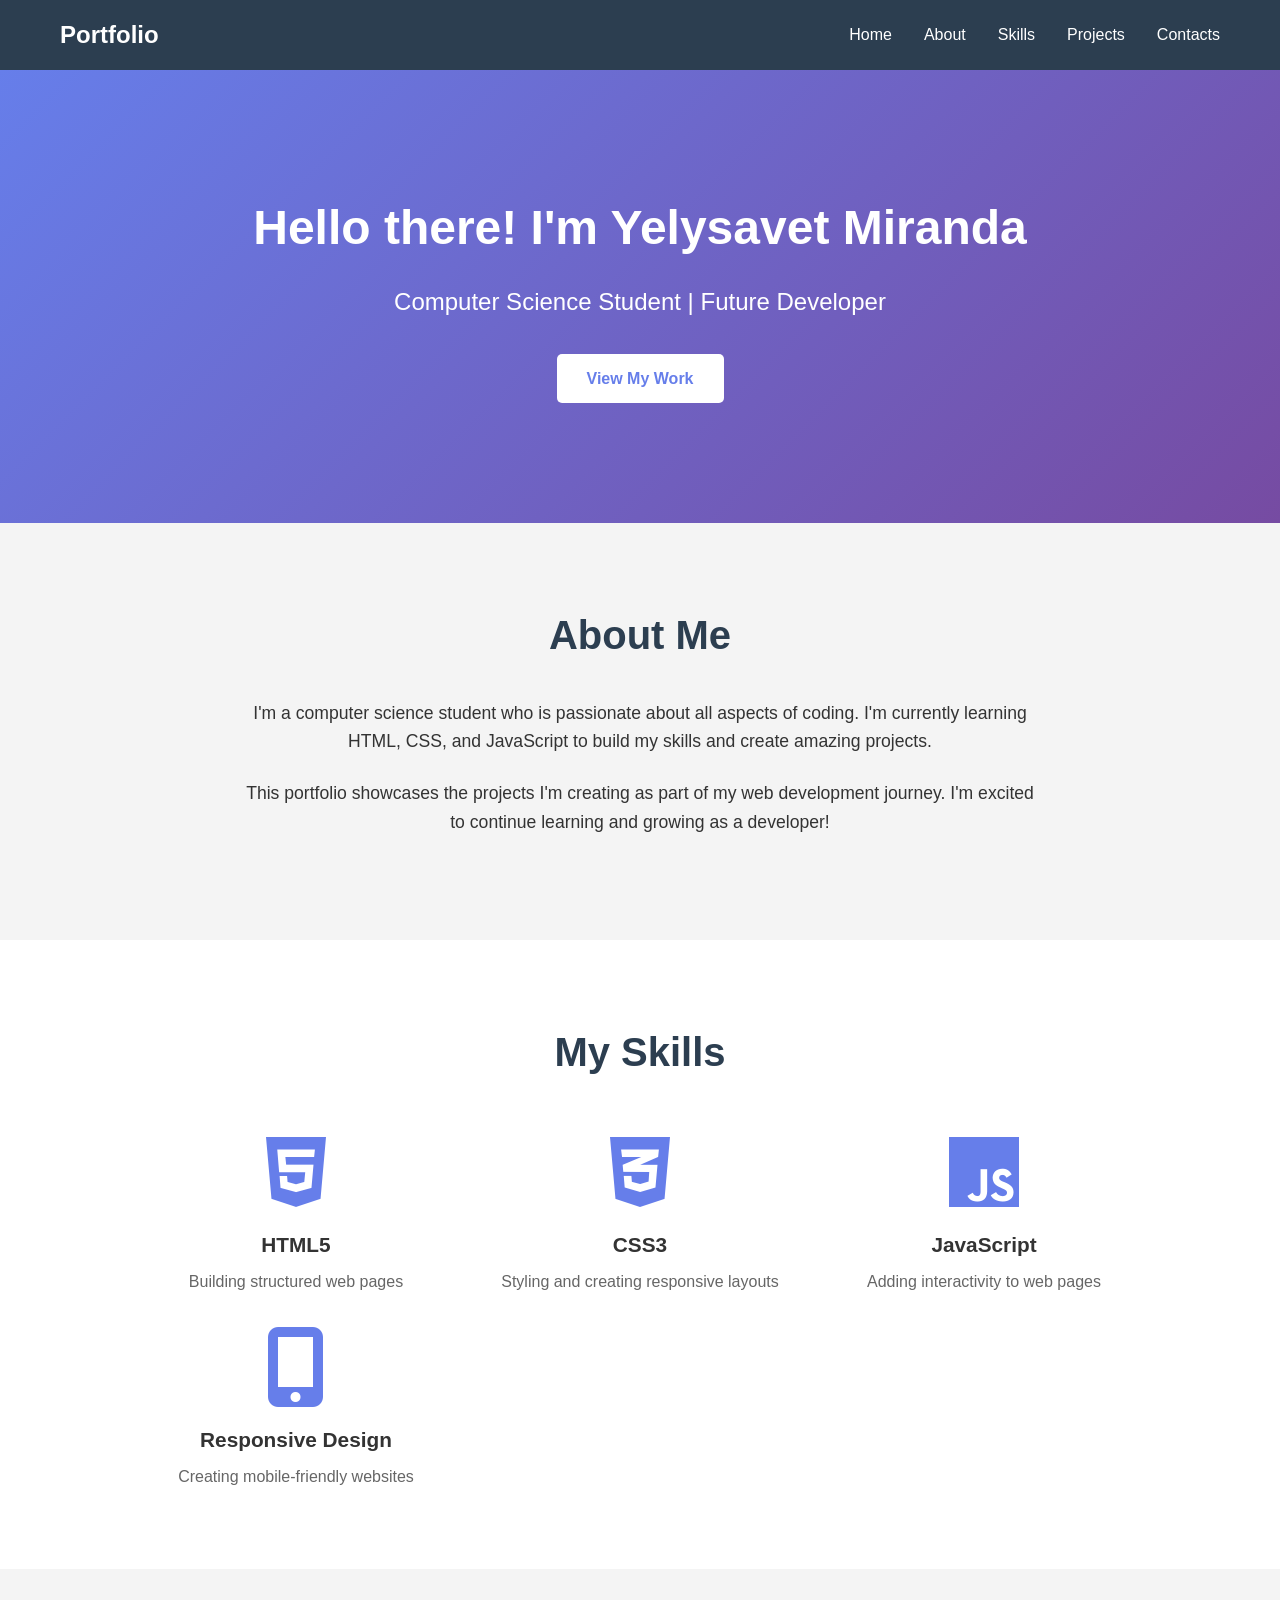
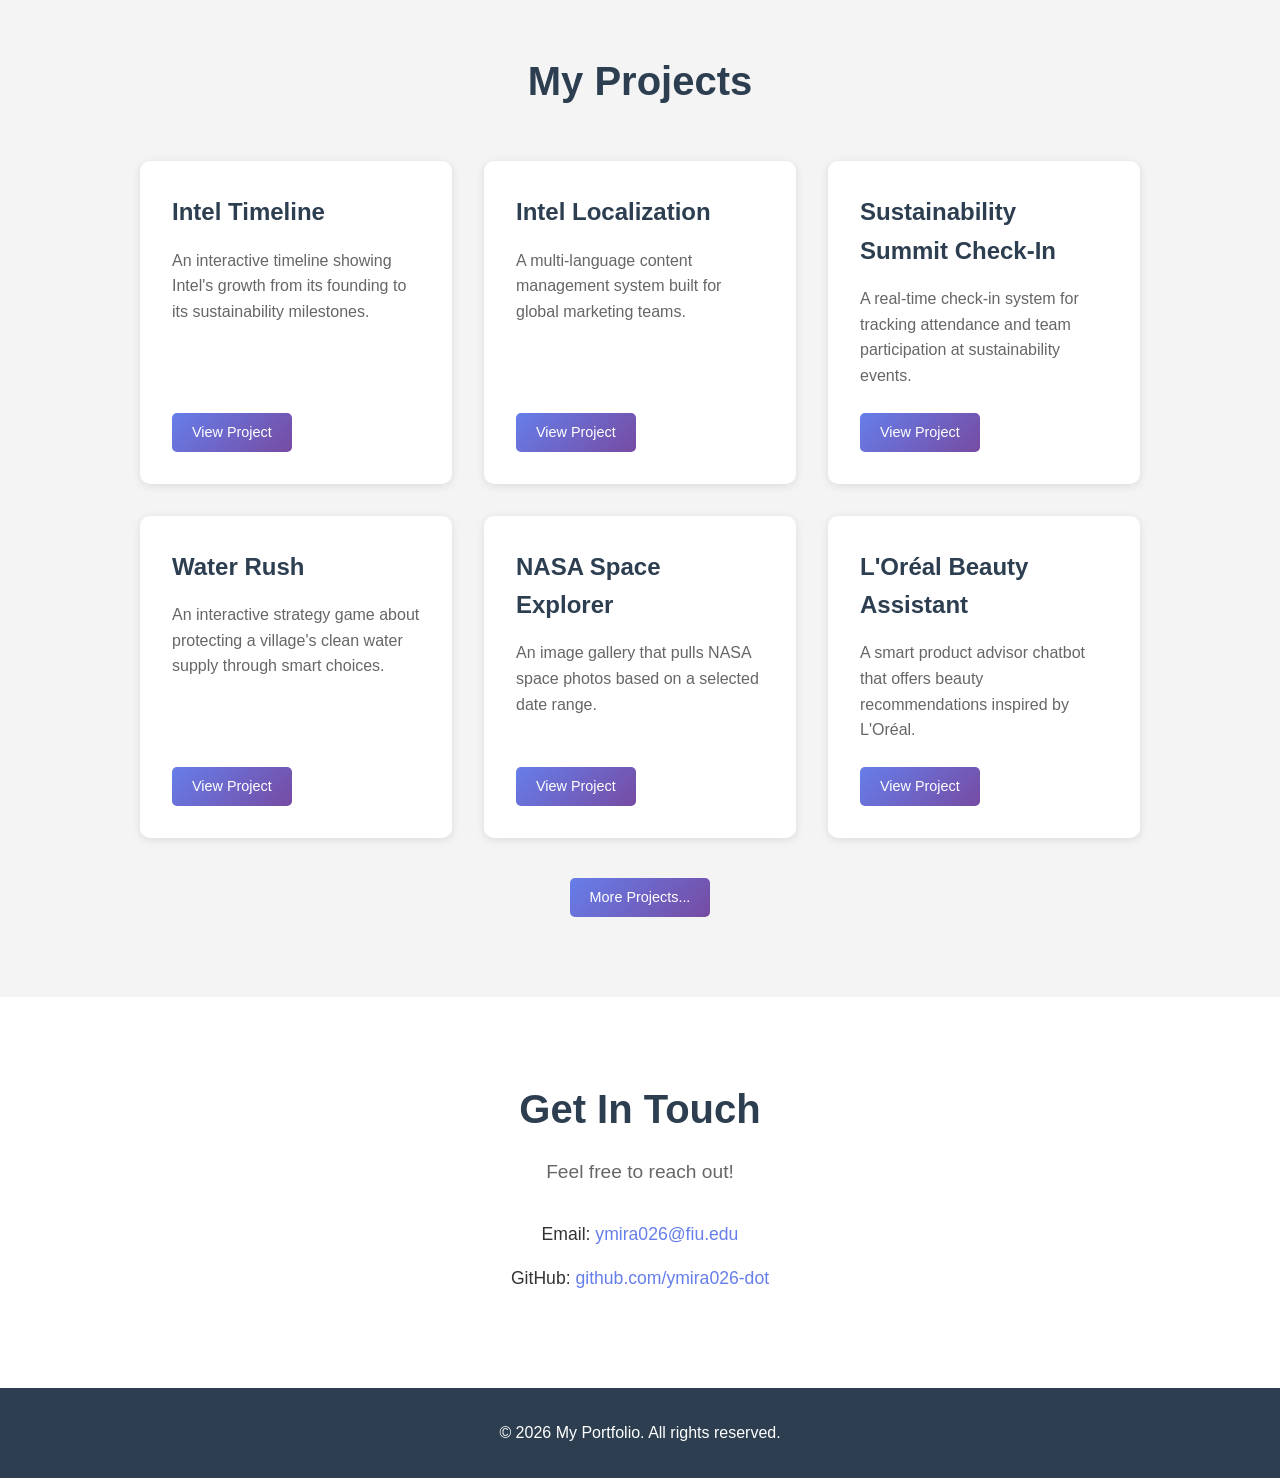
<file: index.html>
<!DOCTYPE html>
<html lang="en">
<head>
    <meta charset="UTF-8">
    <meta name="viewport" content="width=device-width, initial-scale=1.0">
    <title>My Portfolio</title>
    <link rel="stylesheet" href="styles.css">
    <link rel="stylesheet" href="https://cdnjs.cloudflare.com/ajax/libs/font-awesome/6.5.1/css/all.min.css">
</head>
<body>
    <!-- Navigation -->
    <nav>
        <div class="container">
            <div class="nav-top">
                <h1 class="logo">Portfolio</h1>
                <button id="nav-toggle" class="nav-toggle" type="button" aria-label="Toggle navigation menu" aria-controls="nav-links" aria-expanded="false">
                    <i class="fas fa-bars"></i>
                </button>
            </div>
            <ul class="nav-links" id="nav-links">
                <li><a href="#hero">Home</a></li>
                <li><a href="#about">About</a></li>
                <li><a href="#skills">Skills</a></li>
                <li><a href="#projects">Projects</a></li>
                <li><a href="#contact">Contacts</a></li>
            </ul>
        </div>
    </nav>

    <!-- Hero Section -->
    <section id="hero">
        <div class="container">
            <h1>Hello there! I'm Yelysavet Miranda</h1>
            <p class="tagline">Computer Science Student | Future Developer</p>
            <a href="#projects" class="btn">View My Work</a>
        </div>
    </section>

    <!-- About Section -->
    <section id="about">
        <div class="container">
            <h2>About Me</h2>
            <p>
                I'm a computer science student who is passionate about all aspects of coding.
                I'm currently learning HTML, CSS, and JavaScript to build my skills and create amazing projects.
            </p>
            <p>
                This portfolio showcases the projects I'm creating as part of my web development journey. 
                I'm excited to continue learning and growing as a developer!
            </p>
        </div>
    </section>

    <!-- Skills Section -->
    <section id="skills">
        <div class="container">
            <h2>My Skills</h2>
            <div class="skills-grid">
                <div class="skill-card">
                    <i class="fab fa-html5"></i>
                    <h3>HTML5</h3>
                    <p>Building structured web pages</p>
                </div>
                <div class="skill-card">
                    <i class="fab fa-css3-alt"></i>
                    <h3>CSS3</h3>
                    <p>Styling and creating responsive layouts</p>
                </div>
                <div class="skill-card">
                    <i class="fab fa-js"></i>
                    <h3>JavaScript</h3>
                    <p>Adding interactivity to web pages</p>
                </div>
                <div class="skill-card">
                    <i class="fas fa-mobile-alt"></i>
                    <h3>Responsive Design</h3>
                    <p>Creating mobile-friendly websites</p>
                </div>
            </div>
        </div>
    </section>

    <!-- Projects Section -->
    <section id="projects">
        <div class="container">
            <h2>My Projects</h2>
            <div class="projects-grid">
                <div class="project-card">
                    <h3>Intel Timeline</h3>
                    <p>An interactive timeline showing Intel's growth from its founding to its sustainability milestones.</p>
                    <a href="https://ymira026-dot.github.io/02-prj-intel-sustainability/" class="btn-small" target="_blank">View Project</a>
                </div>
                <div class="project-card">
                    <h3>Intel Localization</h3>
                    <p>A multi-language content management system built for global marketing teams.</p>
                    <a href="https://ymira026-dot.github.io/03-prj-intel-localization-/" class="btn-small" target="_blank">View Project</a>
                </div>
                <div class="project-card">
                    <h3>Sustainability Summit Check-In</h3>
                    <p>A real-time check-in system for tracking attendance and team participation at sustainability events.</p>
                    <a href="https://ymira026-dot.github.io/05-prj-intel-event-check-in/" class="btn-small" target="_blank">View Project</a>
                </div>
                <div class="project-card">
                    <h3>Water Rush</h3>
                    <p>An interactive strategy game about protecting a village's clean water supply through smart choices.</p>
                    <a href="https://ymira026-dot.github.io/05-charity-water-game-prototype/" class="btn-small" target="_blank">View Project</a>
                </div>
                <div class="project-card">
                    <h3>NASA Space Explorer</h3>
                    <p>An image gallery that pulls NASA space photos based on a selected date range.</p>
                    <a href="https://ymira026-dot.github.io/07-nasa-space-explorer/" class="btn-small" target="_blank">View Project</a>
                </div>
                <div class="project-card">
                    <h3>L'Oréal Beauty Assistant</h3>
                    <p>A smart product advisor chatbot that offers beauty recommendations inspired by L'Oréal.</p>
                    <a href="https://ymira026-dot.github.io/08-prj-loreal-chatbot/" class="btn-small" target="_blank">View Project</a>
                </div>
            </div>
            <div class="projects-more">
                <a href="projects.html" class="btn-small">More Projects...</a>
            </div>
        </div>
    </section>

    <!-- Contact Section -->
    <section id="contact">
        <div class="container">
            <h2>Get In Touch</h2>
            <p>Feel free to reach out!</p>
            <div class="contact-info">
                <p>Email: <a href="mailto:ymira026@fiu.edu">ymira026@fiu.edu</a></p>
                <p>GitHub: <a href="https://github.com/ymira026-dot?preview=true" target="_blank">github.com/ymira026-dot</a></p>
            </div>
        </div>
    </section>

    <!-- Footer -->
    <footer>
        <div class="container">
            <p>&copy; 2026 My Portfolio. All rights reserved.</p>
        </div>
    </footer>

    <!-- Script for Mobile Navigation -->
    <script>
        // Mobile navigation toggle
        const navToggleBtn = document.getElementById('nav-toggle');
        const navLinks = document.getElementById('nav-links');
        const navToggleIcon = navToggleBtn ? navToggleBtn.querySelector('i') : null;

        if (navToggleBtn && navLinks) {
            function setNavToggleState(isOpen) {
                navToggleBtn.setAttribute('aria-expanded', String(isOpen));

                if (navToggleIcon) {
                    navToggleIcon.classList.toggle('fa-bars', !isOpen);
                    navToggleIcon.classList.toggle('fa-xmark', isOpen);
                    navToggleIcon.classList.toggle('is-open', isOpen);
                }
            }

            // Toggle menu on button click
            navToggleBtn.addEventListener('click', function() {
                const isOpen = navLinks.classList.toggle('nav-open');
                setNavToggleState(isOpen);
            });

            // Close menu when a link is clicked
            navLinks.querySelectorAll('a').forEach(function(link) {
                link.addEventListener('click', function() {
                    navLinks.classList.remove('nav-open');
                    setNavToggleState(false);
                });
            });

            // Close menu when screen gets wider
            window.addEventListener('resize', function() {
                if (window.innerWidth > 768) {
                    navLinks.classList.remove('nav-open');
                    setNavToggleState(false);
                }
            });

            setNavToggleState(false);
        }
    </script>
</body>
</html>
</file>
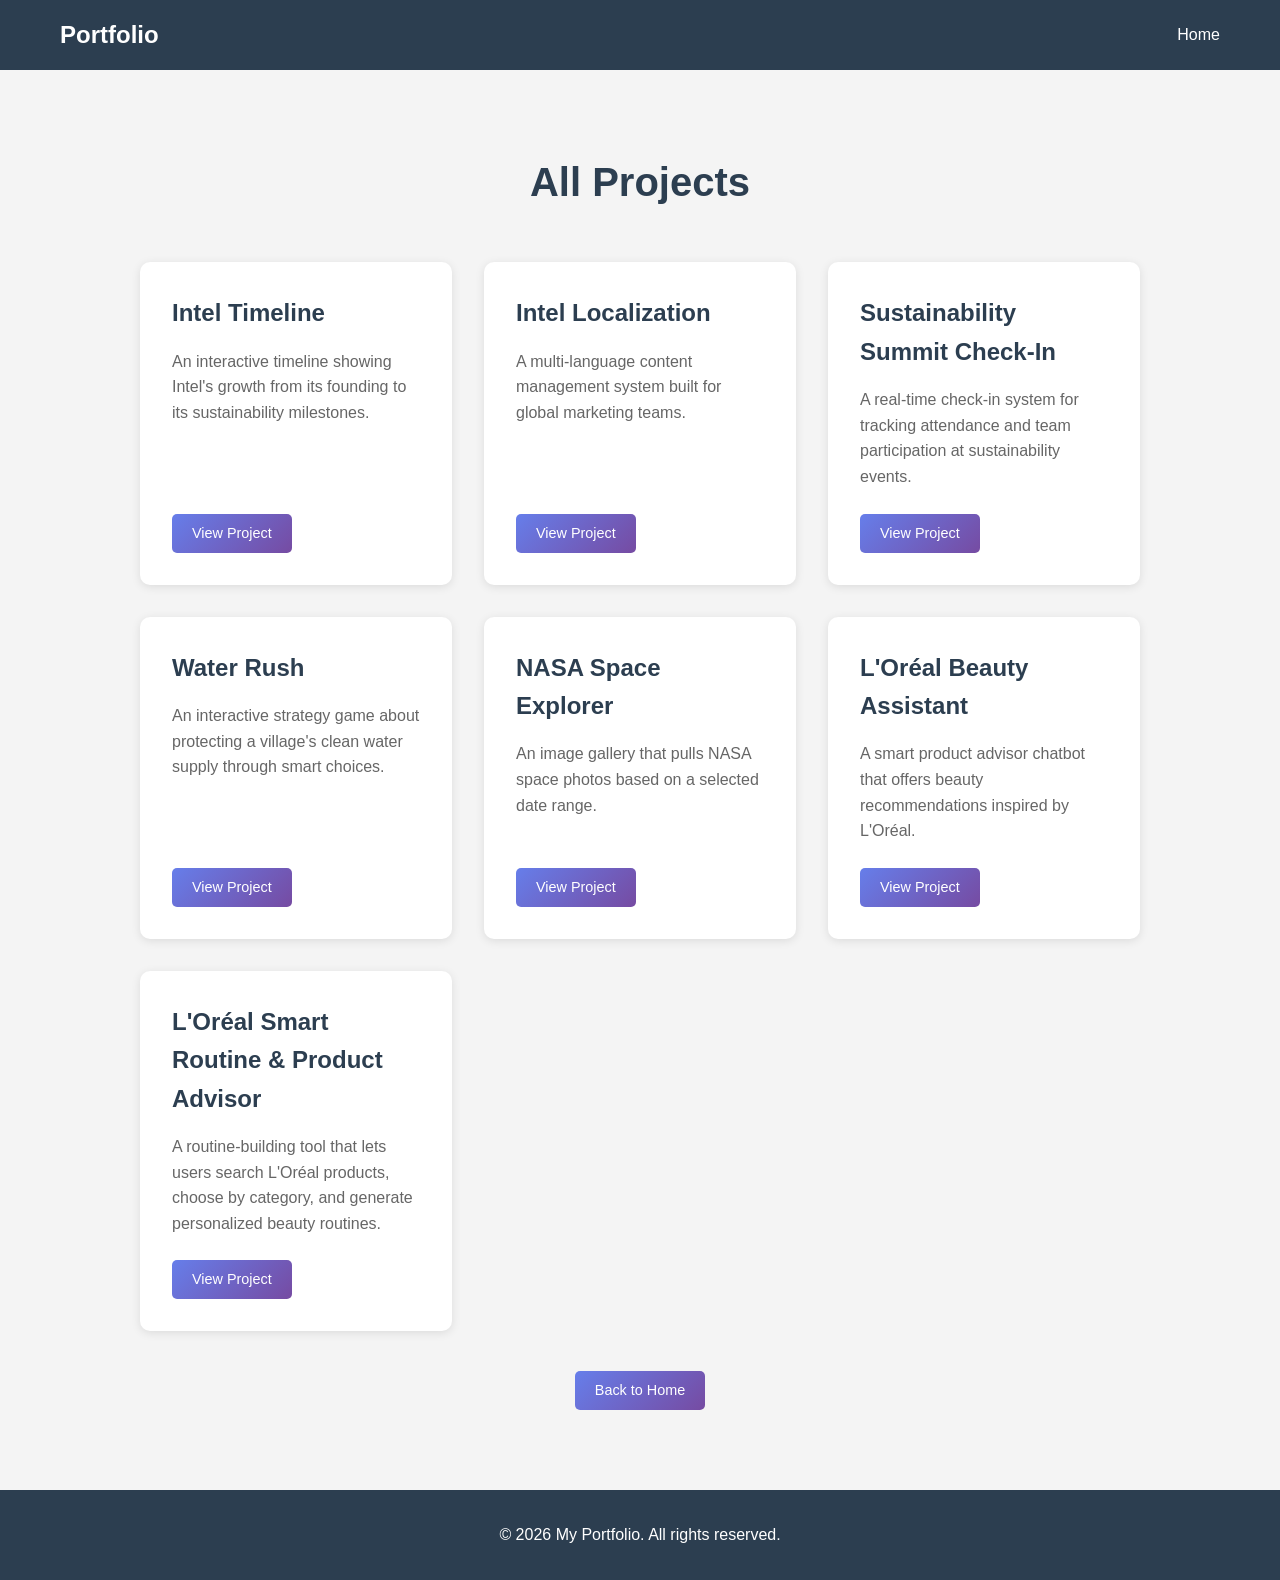
<file: projects.html>
<!DOCTYPE html>
<html lang="en">
<head>
    <meta charset="UTF-8">
    <meta name="viewport" content="width=device-width, initial-scale=1.0">
    <title>All Projects</title>
    <link rel="stylesheet" href="styles.css">
    <link rel="stylesheet" href="https://cdnjs.cloudflare.com/ajax/libs/font-awesome/6.5.1/css/all.min.css">
</head>
<body>
    <!-- Navigation -->
    <nav>
        <div class="container">
            <h1 class="logo">Portfolio</h1>
            <ul class="nav-links">
                <li><a href="index.html">Home</a></li>
            </ul>
        </div>
    </nav>

    <!-- Projects Page -->
    <section id="projects">
        <div class="container">
            <h2>All Projects</h2>
            <div class="projects-grid">
                <div class="project-card">
                    <h3>Intel Timeline</h3>
                    <p>An interactive timeline showing Intel's growth from its founding to its sustainability milestones.</p>
                    <a href="https://ymira026-dot.github.io/02-prj-intel-sustainability/" class="btn-small" target="_blank">View Project</a>
                </div>
                <div class="project-card">
                    <h3>Intel Localization</h3>
                    <p>A multi-language content management system built for global marketing teams.</p>
                    <a href="https://ymira026-dot.github.io/03-prj-intel-localization-/" class="btn-small" target="_blank">View Project</a>
                </div>
                <div class="project-card">
                    <h3>Sustainability Summit Check-In</h3>
                    <p>A real-time check-in system for tracking attendance and team participation at sustainability events.</p>
                    <a href="https://ymira026-dot.github.io/05-prj-intel-event-check-in/" class="btn-small" target="_blank">View Project</a>
                </div>
                <div class="project-card">
                    <h3>Water Rush</h3>
                    <p>An interactive strategy game about protecting a village's clean water supply through smart choices.</p>
                    <a href="https://ymira026-dot.github.io/05-charity-water-game-prototype/" class="btn-small" target="_blank">View Project</a>
                </div>
                <div class="project-card">
                    <h3>NASA Space Explorer</h3>
                    <p>An image gallery that pulls NASA space photos based on a selected date range.</p>
                    <a href="https://ymira026-dot.github.io/07-nasa-space-explorer/" class="btn-small" target="_blank">View Project</a>
                </div>
                <div class="project-card">
                    <h3>L'Oréal Beauty Assistant</h3>
                    <p>A smart product advisor chatbot that offers beauty recommendations inspired by L'Oréal.</p>
                    <a href="https://ymira026-dot.github.io/08-prj-loreal-chatbot/" class="btn-small" target="_blank">View Project</a>
                </div>
                <div class="project-card">
                    <h3>L'Oréal Smart Routine &amp; Product Advisor</h3>
                    <p>A routine-building tool that lets users search L'Oréal products, choose by category, and generate personalized beauty routines.</p>
                    <a href="https://ymira026-dot.github.io/09-prj-loreal-routine-builder/" class="btn-small" target="_blank">View Project</a>
                </div>
            </div>
            <div class="projects-more">
                <a href="index.html#projects" class="btn-small">Back to Home</a>
            </div>
        </div>
    </section>

    <!-- Footer -->
    <footer>
        <div class="container">
            <p>&copy; 2026 My Portfolio. All rights reserved.</p>
        </div>
    </footer>
</body>
</html>
</file>
<file: styles.css>
/* Basic Reset */
* {
    margin: 0;
    padding: 0;
    box-sizing: border-box;
}

/* Body Styles */
body {
    font-family: Arial, sans-serif;
    line-height: 1.6;
    color: #333;
}

img {
    max-width: 100%;
    height: auto;
}

/* Container for centering content */
.container {
    max-width: 1200px;
    margin: 0 auto;
    padding: 0 20px;
}

/* Navigation */
nav {
    background-color: #2c3e50;
    color: white;
    padding: 1rem 0;
    position: sticky;
    top: 0;
    z-index: 100;
}

nav .container {
    display: flex;
    justify-content: space-between;
    align-items: center;
}

.nav-top {
    display: flex;
    align-items: center;
    justify-content: space-between;
}

.logo {
    font-size: 1.5rem;
    color: white;
}

.nav-links {
    display: flex;
    list-style: none;
    gap: 2rem;
}

.nav-toggle {
    display: none;
    background: transparent;
    border: none;
    color: white;
    font-size: 1.5rem;
    cursor: pointer;
    padding: 0.25rem 0.5rem;
}

.nav-toggle i {
    transition: transform 0.25s ease, opacity 0.2s ease;
}

.nav-toggle i.is-open {
    transform: rotate(90deg) scale(1.05);
}

.nav-links a {
    color: white;
    text-decoration: none;
    transition: color 0.3s;
}

.nav-links a:hover {
    color: #3498db;
}

/* Hero Section */
#hero {
    background: linear-gradient(135deg, #667eea 0%, #764ba2 100%);
    color: white;
    text-align: center;
    padding: 120px 20px;
}

#hero h1 {
    font-size: 3rem;
    margin-bottom: 1rem;
}

.tagline {
    font-size: 1.5rem;
    margin-bottom: 2rem;
}

/* Buttons */
.btn {
    display: inline-block;
    background-color: white;
    color: #667eea;
    padding: 12px 30px;
    text-decoration: none;
    border-radius: 5px;
    font-weight: bold;
    transition: transform 0.3s;
}

.btn:hover {
    transform: translateY(-3px);
}

.btn-small {
    display: inline-block;
    background: linear-gradient(135deg, #667eea 0%, #764ba2 100%);
    color: white;
    padding: 8px 20px;
    text-decoration: none;
    border-radius: 5px;
    font-size: 0.9rem;
    transition: transform 0.3s;
}

.btn-small:hover {
    transform: translateY(-3px);
}

/* About Section */
#about {
    padding: 80px 20px;
    background-color: #f4f4f4;
}

#about h2 {
    font-size: 2.5rem;
    margin-bottom: 2rem;
    text-align: center;
    color: #2c3e50;
}

#about p {
    font-size: 1.1rem;
    max-width: 800px;
    margin: 0 auto 1.5rem;
    text-align: center;
}

/* Skills Section */
#skills {
    padding: 80px 20px;
    background-color: white;
}

#skills h2 {
    font-size: 2.5rem;
    margin-bottom: 3rem;
    text-align: center;
    color: #2c3e50;
}

.skills-grid {
    display: grid;
    grid-template-columns: repeat(auto-fit, minmax(250px, 1fr));
    gap: 2rem;
    max-width: 1000px;
    margin: 0 auto;
}

.skill-card {
    text-align: center;
    transition: all 0.3s;
}

.skill-card:hover i {
    transform: scale(1.2);
    color: #764ba2;
}

.skill-card i {
    font-size: 5rem;
    color: #667eea;
    margin-bottom: 1rem;
    transition: all 0.3s;
    display: block;
}

.skill-card h3 {
    color: #333;
    margin-bottom: 0.5rem;
    font-size: 1.3rem;
}

.skill-card p {
    color: #666;
}

/* Projects Section */
#projects {
    padding: 80px 20px;
    background-color: #f4f4f4;
}

#projects h2 {
    font-size: 2.5rem;
    margin-bottom: 3rem;
    text-align: center;
    color: #2c3e50;
}

.projects-grid {
    display: grid;
    grid-template-columns: repeat(auto-fit, minmax(300px, 1fr));
    gap: 2rem;
    max-width: 1000px;
    margin: 0 auto;
}

.project-card {
    background-color: white;
    padding: 2rem;
    border-radius: 10px;
    box-shadow: 0 2px 10px rgba(0, 0, 0, 0.1);
    transition: transform 0.3s;
    display: flex;
    flex-direction: column;
    height: 100%;
}

.project-card:hover {
    transform: translateY(-5px);
    box-shadow: 0 5px 20px rgba(0, 0, 0, 0.15);
}

.project-card h3 {
    color: #2c3e50;
    margin-bottom: 1rem;
    font-size: 1.5rem;
}

.project-card p {
    color: #666;
    margin-bottom: 1.5rem;
    flex-grow: 1;
}

.project-card .btn-small {
    margin-top: auto;
    align-self: flex-start;
}

.projects-more {
    margin-top: 2.5rem;
    text-align: center;
}

/* Contact Section */
#contact {
    padding: 80px 20px;
    background-color: white;
    text-align: center;
}

#contact h2 {
    font-size: 2.5rem;
    margin-bottom: 1rem;
    color: #2c3e50;
}

#contact > .container > p {
    font-size: 1.2rem;
    margin-bottom: 2rem;
    color: #666;
}

.contact-info {
    max-width: 600px;
    margin: 0 auto;
}

.contact-info p {
    font-size: 1.1rem;
    margin: 1rem 0;
}

.contact-info a {
    color: #667eea;
    text-decoration: none;
    transition: color 0.3s;
    overflow-wrap: anywhere;
}

.contact-info a:hover {
    color: #764ba2;
    text-decoration: underline;
}

/* Footer */
footer {
    background-color: #2c3e50;
    color: white;
    text-align: center;
    padding: 2rem 0;
}

footer p {
    margin: 0;
}



/* Responsive Design */
@media (max-width: 768px) {
    nav {
        padding: 0.55rem 0;
    }

    nav .container {
        flex-direction: column;
        align-items: stretch;
        gap: 0.35rem;
    }

    .nav-top {
        min-height: 32px;
    }

    .logo {
        font-size: 1.2rem;
    }

    .nav-toggle {
        display: inline-block;
        font-size: 1.25rem;
        padding: 0.15rem 0.35rem;
    }

    .nav-links {
        display: flex;
        width: 100%;
        flex-direction: column;
        text-align: center;
        gap: 0.45rem;
        max-height: 0;
        opacity: 0;
        overflow: hidden;
        padding-bottom: 0;
        transform: translateY(-8px);
        pointer-events: none;
        transition: max-height 0.35s ease, opacity 0.25s ease, transform 0.25s ease, padding-bottom 0.25s ease;
    }

    .nav-links.nav-open {
        max-height: 180px;
        opacity: 1;
        padding-bottom: 0.35rem;
        transform: translateY(0);
        pointer-events: auto;
    }

    .nav-links a {
        font-size: 0.95rem;
        line-height: 1.2;
    }

    #hero {
        padding: 90px 20px;
    }

    #hero h1 {
        font-size: 2rem;
    }

    .tagline {
        font-size: 1.2rem;
    }

    #about h2,
    #skills h2,
    #projects h2,
    #contact h2 {
        font-size: 2rem;
    }

    #about,
    #skills,
    #projects,
    #contact {
        padding: 60px 20px;
    }

    .skills-grid,
    .projects-grid {
        grid-template-columns: 1fr;
    }

    .project-card {
        padding: 1.5rem;
    }

    .container {
        padding: 0 14px;
    }

    .logo {
        font-size: 1.1rem;
    }

    .nav-links {
        gap: 0.4rem;
    }

    .nav-links a {
        font-size: 0.9rem;
    }

    #hero {
        padding: 70px 14px;
    }

    #hero h1 {
        font-size: 1.6rem;
    }

    .tagline {
        font-size: 1rem;
    }

    #about h2,
    #skills h2,
    #projects h2,
    #contact h2 {
        font-size: 1.7rem;
    }

    #about p,
    .contact-info p,
    .project-card p {
        font-size: 1rem;
    }

    .btn,
    .btn-small,
    .btn-submit,
    .btn-secondary {
        width: 100%;
        text-align: center;
    }

    .modal-content {
        margin: 10% auto;
        padding: 1.25rem;
    }
}
</file>
